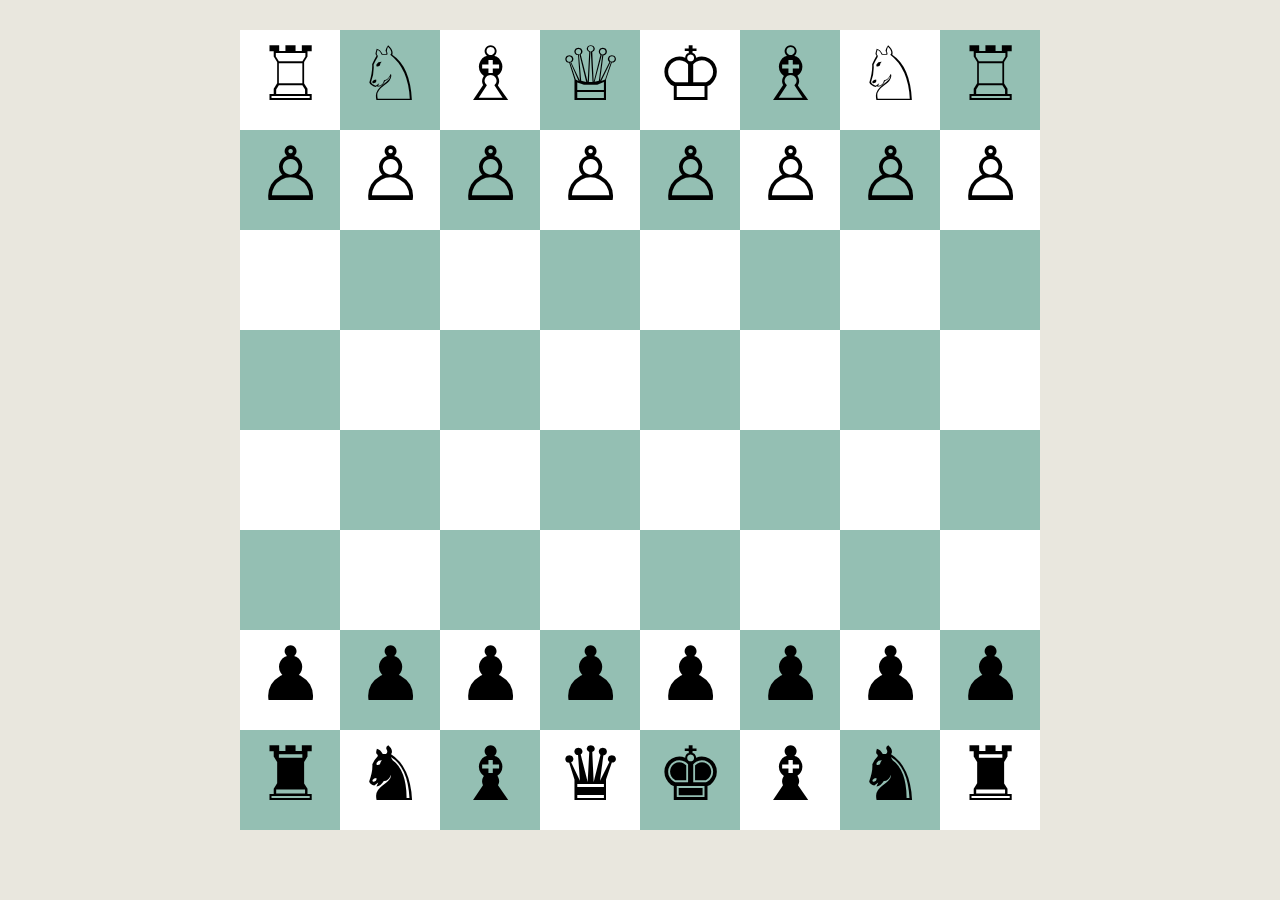
<file: index.html>
<!DOCTYPE html>
<html lang="en">

<head>
    <meta charset="UTF-8">
    <meta http-equiv="X-UA-Compatible" content="IE=edge">
    <meta name="viewport" content="width=device-width, initial-scale=1.0">
    <title>Chess Board</title>
    <link rel="stylesheet" href="chess.css">
   
</head>

<body>
    <div class="row">
        <div class="box box2"> &#9814</div>
        <div class="box black box2">&#9816</div>
        <div class="box box2"> &#9815</div>
        <div class="box black box2">&#9813</div>
        <div class="box box2">&#9812</div>
        <div class="box black box2"> &#9815</div>
        <div class="box box2">&#9816</div>
        <div class="box black box2"> &#9814</div>
    </div>
    <div class="row">
        <div class="box black box2"> &#9817</div>

        <div class="box box2"> &#9817</div>
        <div class="box black box2"> &#9817</div>
        <div class="box box2"> &#9817</div>
        <div class="box black box2"> &#9817</div>
        <div class="box box2"> &#9817</div>
        <div class="box black box2"> &#9817</div>
        <div class="box box2"> &#9817</div>
    </div>
    <div class="row">
        <div class="box"></div>
        <div class="box black"></div>
        <div class="box"></div>
        <div class="box black"></div>
        <div class="box"></div>
        <div class="box black"></div>
        <div class="box"></div>
        <div class="box black"></div>
    </div>
    <div class="row">
        <div class="box black"></div>

        <div class="box"></div>
        <div class="box black"></div>
        <div class="box"></div>
        <div class="box black"></div>
        <div class="box"></div>
        <div class="box black"></div>
    </div>
    <div class="row">
        <div class="box"></div>
        <div class="box black"></div>
        <div class="box"></div>
        <div class="box black"></div>
        <div class="box"></div>
        <div class="box black"></div>
        <div class="box"></div>
        <div class="box black"></div>
    </div>
    <div class="row">
        <div class="box black"></div>

        <div class="box"></div>
        <div class="box black"></div>
        <div class="box"></div>
        <div class="box black"></div>
        <div class="box"></div>
        <div class="box black"></div>
    </div>
    <div class="row">
        <div class="box box1">&#9823</div>
        <div class="box black box1">&#9823</div>
        <div class="box box1">&#9823</div>
        <div class="box black box1">&#9823</div>
        <div class="box box1">&#9823</div>
        <div class="box black box1">&#9823</div>
        <div class="box box1" >&#9823</div>
        <div class="box black box1">&#9823</div>
    </div>
    <div class="row">
        <div class="box black box1"> &#9820</div>

        <div class="box box1">&#9822</div>
        <div class="box black box1">&#9821</div>
        <div class="box box1"> &#9819</div>
        <div class="box black box1"> &#9818</div>
        <div class="box box1 "> &#9821</div>
        <div class="box black box1">&#9822</div>
        <div class="box box1"> &#9820</div>
    </div>
</body>

</html>
</file>
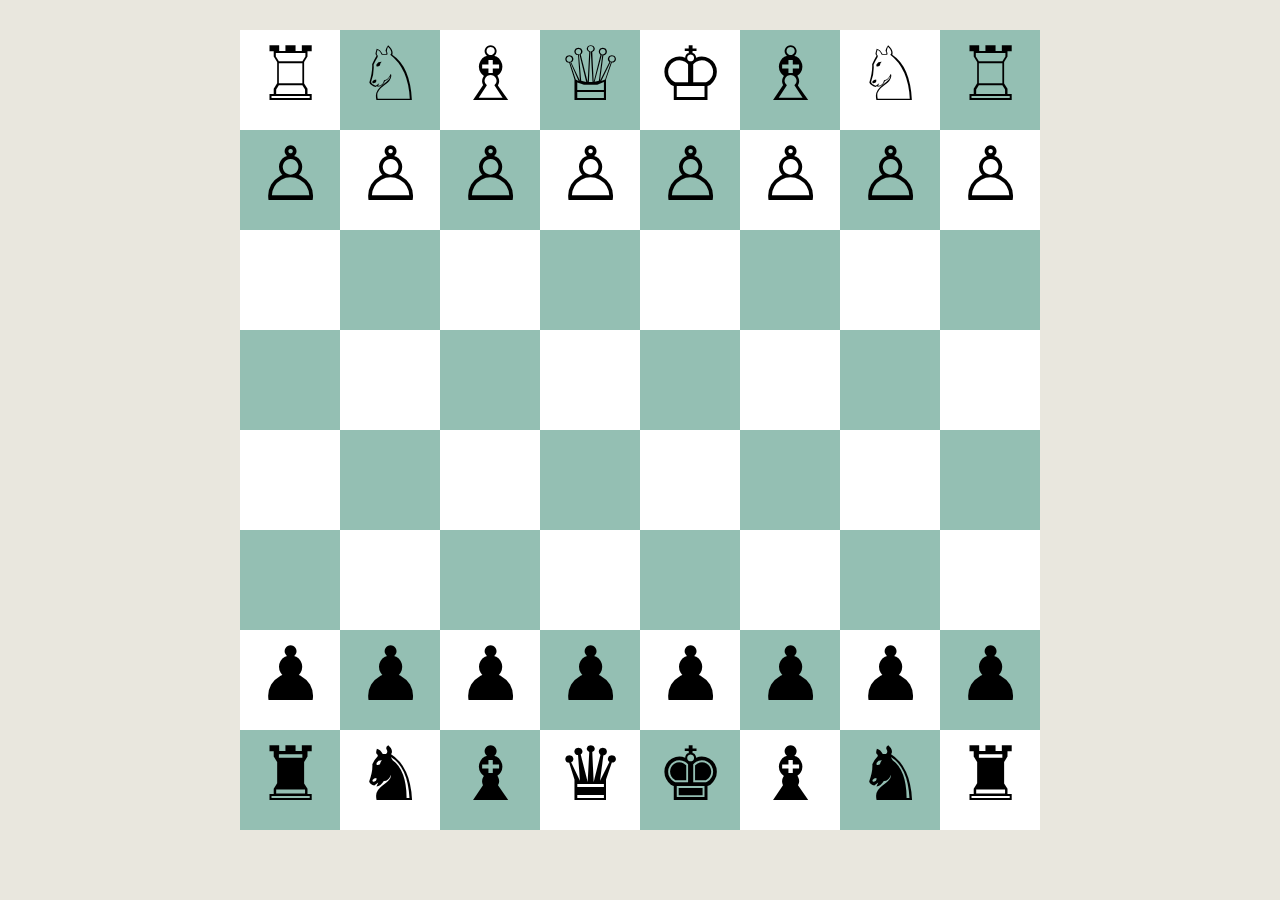
<file: chess.html>
<!DOCTYPE html>
<html lang="en">

<head>
    <meta charset="UTF-8">
    <meta http-equiv="X-UA-Compatible" content="IE=edge">
    <meta name="viewport" content="width=device-width, initial-scale=1.0">
    <title>Chess board</title>
    <link rel="stylesheet" href="chess.css">
   
</head>

<body>
    <div class="row">
        <div class="box box2"> &#9814</div>
        <div class="box black box2">&#9816</div>
        <div class="box box2"> &#9815</div>
        <div class="box black box2">&#9813</div>
        <div class="box box2">&#9812</div>
        <div class="box black box2"> &#9815</div>
        <div class="box box2">&#9816</div>
        <div class="box black box2"> &#9814</div>
    </div>
    <div class="row">
        <div class="box black box2"> &#9817</div>

        <div class="box box2"> &#9817</div>
        <div class="box black box2"> &#9817</div>
        <div class="box box2"> &#9817</div>
        <div class="box black box2"> &#9817</div>
        <div class="box box2"> &#9817</div>
        <div class="box black box2"> &#9817</div>
        <div class="box box2"> &#9817</div>
    </div>
    <div class="row">
        <div class="box"></div>
        <div class="box black"></div>
        <div class="box"></div>
        <div class="box black"></div>
        <div class="box"></div>
        <div class="box black"></div>
        <div class="box"></div>
        <div class="box black"></div>
    </div>
    <div class="row">
        <div class="box black"></div>

        <div class="box"></div>
        <div class="box black"></div>
        <div class="box"></div>
        <div class="box black"></div>
        <div class="box"></div>
        <div class="box black"></div>
    </div>
    <div class="row">
        <div class="box"></div>
        <div class="box black"></div>
        <div class="box"></div>
        <div class="box black"></div>
        <div class="box"></div>
        <div class="box black"></div>
        <div class="box"></div>
        <div class="box black"></div>
    </div>
    <div class="row">
        <div class="box black"></div>

        <div class="box"></div>
        <div class="box black"></div>
        <div class="box"></div>
        <div class="box black"></div>
        <div class="box"></div>
        <div class="box black"></div>
    </div>
    <div class="row">
        <div class="box box1">&#9823</div>
        <div class="box black box1">&#9823</div>
        <div class="box box1">&#9823</div>
        <div class="box black box1">&#9823</div>
        <div class="box box1">&#9823</div>
        <div class="box black box1">&#9823</div>
        <div class="box box1" >&#9823</div>
        <div class="box black box1">&#9823</div>
    </div>
    <div class="row">
        <div class="box black box1"> &#9820</div>

        <div class="box box1">&#9822</div>
        <div class="box black box1">&#9821</div>
        <div class="box box1"> &#9819</div>
        <div class="box black box1"> &#9818</div>
        <div class="box box1 "> &#9821</div>
        <div class="box black box1">&#9822</div>
        <div class="box box1"> &#9820</div>
    </div>
</body>

</html>
</file>
<file: chess.css>
html {
    background-color:rgb(233, 231, 222);

}

body {
    background-color: white;
    width: 800px;
    height: 800px;
    margin: 30px auto;
}

.row {
    width: 100%;
    height: 100px;
    float: left;
}

.box {
    height: 100px;
    width: 100px;
    float: left;
    font-size: 75px;
    text-align: center;
}


.black {
    background: rgb(148, 191, 179);
}
.box1:hover{
    background-color: rgb(102, 225, 225);
    transition: .25s;
}
.box2:hover{
    background-color: rgb(221, 220, 179);
    transition: .25s;
}
</file>
